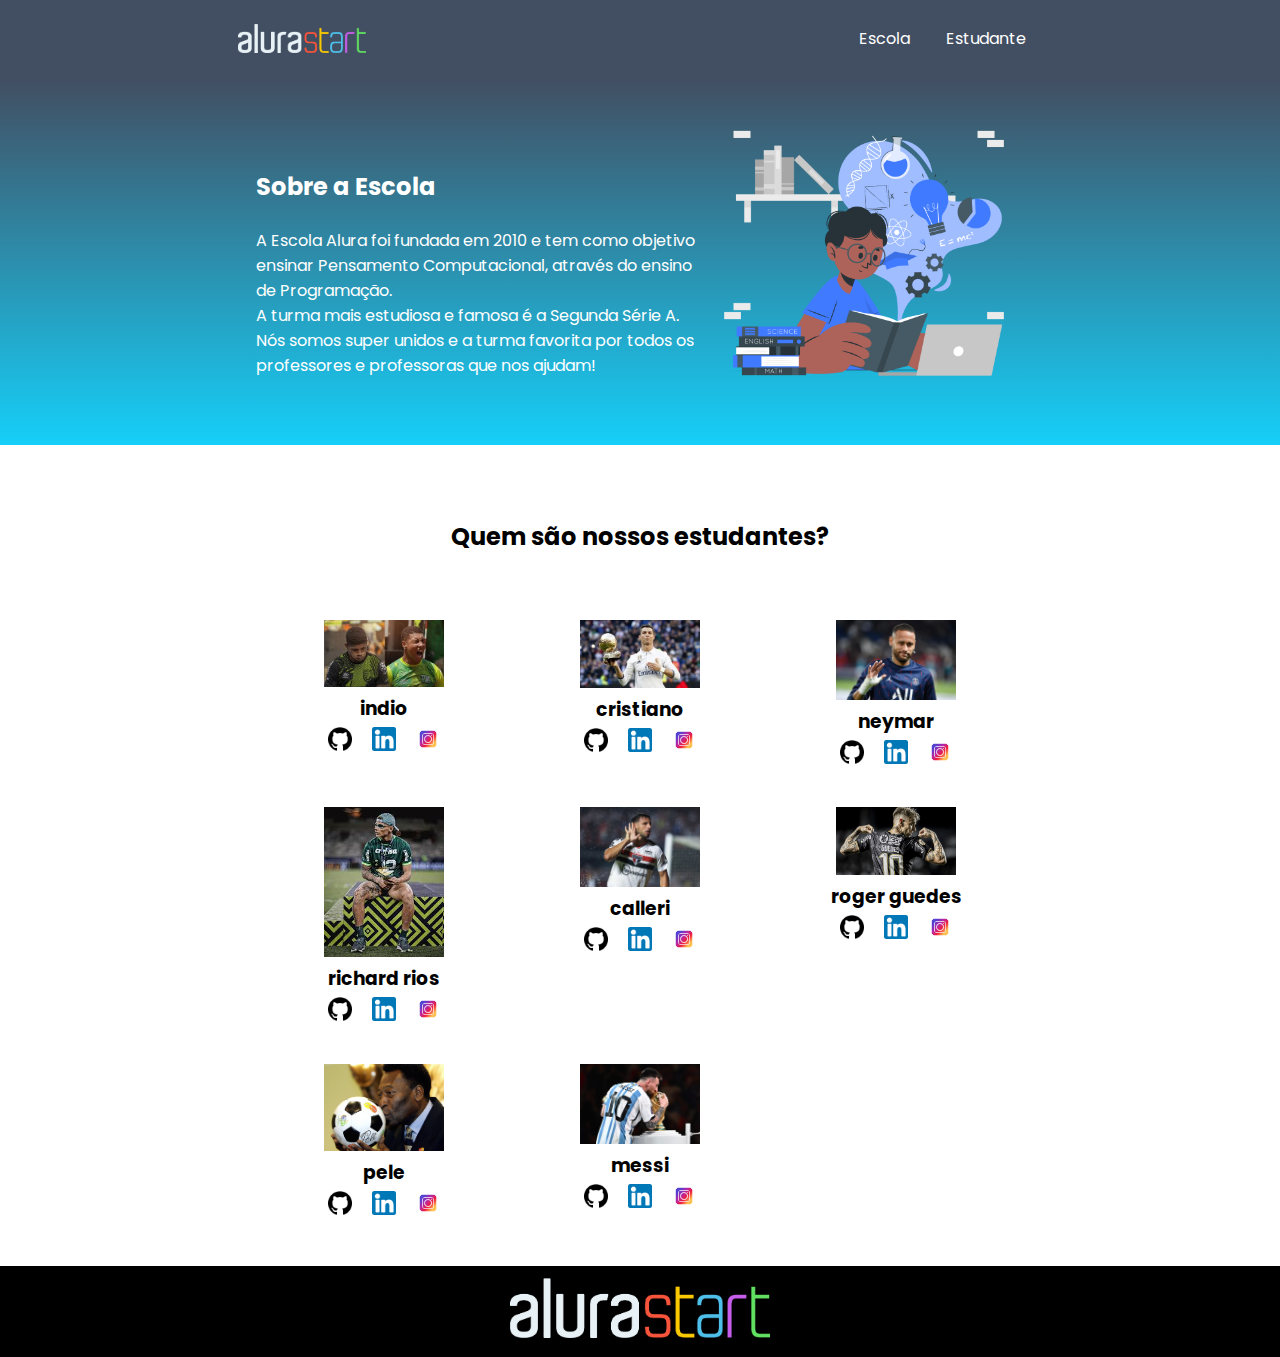
<file: index.html>
<!DOCTYPE html>
<html lang="en">
<head>
    <meta charset="UTF-8">
    <meta http-equiv="X-UA-Compatible" content="IE=edge">
    <meta name="viewport" content="width=device-width, initial-scale=1.0">
    <title>Equipe Alura Start</title>
    <link rel="stylesheet" href="style.css">
    <link rel="preconnect" href="https://fonts.googleapis.com">
    <link rel="preconnect" href="https://fonts.gstatic.com" crossorigin>
    <link href="https://fonts.googleapis.com/css2?family=Poppins&display=swap" rel="stylesheet">
</head>
<body>
    <header class="cabecalho">
        <img class="cabecalho-imagem" src="alurastart logo.png" alt="logo da alura start">
        <ul class="cabecalho-lista">
            <li class="cabecalho-lista-item">Escola</li>
            <li class="cabecalho-lista-item">Estudante</li>
        </ul>
    </header>
    <section class="escola">
        <div class="escola-div-conteudo">
            <h2 class="escola-titulo">Sobre a Escola</h2>
            <p class="escola-texto-um">A Escola Alura foi fundada em 2010 e tem como objetivo ensinar Pensamento Computacional, através do ensino de  Programação.</p>
            <p class="escola-texto-dois">A turma mais estudiosa e famosa é a Segunda Série A. Nós somos super unidos e a turma favorita por todos os professores e professoras que nos ajudam!</p>
        </div>
        <img class="escola-imagem" src="professor.png" alt="imagem que representa uma professora em sala de aula">
    </section>
    <section class="estudante">
        <h2 class="estudante-titulo">Quem são nossos estudantes?</h2>
        <div class="estudante-todos">
        <span></span>
        <div class="estudante-div">
            <img class="estudante-imagem" src="indio sacci" alt="foto do marcelo">
            <h3 class="estudante-nome">indio</h3>
            <a href="https://github.com/marcelopaludetto"><img class="estudante-icone" src="github.png" alt="icone github"></a>
            <a href="https://linkedin.com/marcelopaludetto"><img class="estudante-icone" src="linkedin.png" alt="icone linkedin"></a>
            <a href="https://instagram.com/marcelopaludetto"><img class="estudante-icone" src="instagram.png" alt="icone instagram"></a>
        </div>
        <div class="estudante-div">
            <img class="estudante-imagem" src="sacci ronaldo" alt="foto da gabi">
            <h3 class="estudante-nome">cristiano</h3>
            <a href="https://github.com/GabrielaM-L"><img class="estudante-icone" src="github.png" alt="icone github"></a>
            <a href="https://www.linkedin.com/in/gabriela-marcomini-de-lima/"><img class="estudante-icone" src="linkedin.png" alt="icone linkedin"></a>
            <a href="https://www.instagram.com/gabriela_marcomini/"><img class="estudante-icone" src="instagram.png" alt="icone instagram"></a>
        </div>
        <div class="estudante-div">
            <img class="estudante-imagem" src="neymar.webp" alt="foto da lizandra">
            <h3 class="estudante-nome">neymar</h3>
            <a href="https://github.com/LizandraDuarte40"><img class="estudante-icone" src="github.png" alt="icone github"></a>
            <a href="https://www.linkedin.com/in/lizandrarlm-duarte/"><img class="estudante-icone" src="linkedin.png" alt="icone linkedin"></a>
            <a href="https://www.instagram.com/lizandrarlm"><img class="estudante-icone" src="instagram.png" alt="icone instagram"></a>
        </div>
        <span></span>
        <span></span>
        <div class="estudante-div">
            <img class="estudante-imagem" src="richard.jpeg" alt="foto da joice">
            <h3 class="estudante-nome">richard rios</h3>
            <a href="https://github.com/JoiceAlura"><img class="estudante-icone" src="github.png" alt="icone github"></a>
            <a href="https://www.linkedin.com/in/joicebarbaresco/"><img class="estudante-icone" src="linkedin.png" alt="icone linkedin"></a>
            <a href="https://www.instagram.com/joicebarbaresco/"><img class="estudante-icone" src="instagram.png" alt="icone instagram"></a>
        </div>
        <div class="estudante-div">
            <img class="estudante-imagem" src="lindo.webp" alt="foto da maria">
            <h3 class="estudante-nome">calleri</h3>
            <a href="https://github.com/MagePSR"><img class="estudante-icone" src="github.png" alt="icone github"></a>
            <a href="https://www.linkedin.com/in/mariageovanna"><img class="estudante-icone" src="linkedin.png" alt="icone linkedin"></a>
            <a href="https://www.instagram.com/magpsr/"><img class="estudante-icone" src="instagram.png" alt="icone instagram"></a>
        </div>
        <div class="estudante-div">
            <img class="estudante-imagem" src="roger guedes.avif" alt="foto da olhe">
            <h3 class="estudante-nome">roger guedes</h3>
            <img class="estudante-icone" src="github.png" alt="icone github">
            <a href="https://www.linkedin.com/in/olhe/"><img class="estudante-icone" src="linkedin.png" alt="icone linkedin"></a>
            <a href="https://github.com/olhe12"><img class="estudante-icone" src="instagram.png" alt="icone instagram"></a>
        </div>
        <span></span>
        <span></span>
        <div class="estudante-div">
            <img class="estudante-imagem" src="pele.jpg" alt="foto da rafa">
            <h3 class="estudante-nome">pele</h3>
            <a href="https://github.com/rafaelamunhoz12"><img class="estudante-icone" src="github.png" alt="icone github"></a>
            <a href="http://linkedin.com/in/rafaela-felix-munhoz-oliveira-02160a10a"><img class="estudante-icone" src="linkedin.png" alt="icone linkedin"></a>
            <a href="https://www.instagram.com/rafafmo/"><img class="estudante-icone" src="instagram.png" alt="icone instagram"></a>
        </div>
        <div class="estudante-div">
            <img class="estudante-imagem" src="messi.jpg" alt="foto da thais">
            <h3 class="estudante-nome">messi</h3>
            <a href="https://github.com/Thaispianucci"><img class="estudante-icone" src="github.png" alt="icone github"></a>
            <a href="https://www.linkedin.com/in/thais-pianucci-benedicto-54a9a416/"><img class="estudante-icone" src="linkedin.png" alt="icone linkedin"></a>
            <a href="https://www.instagram.com/thaispianucci/"><img class="estudante-icone" src="instagram.png" alt="icone instagram"></a>
        </div>

    </div>
    </section>
    <footer class="rodape">
        <img class="rodape-imagem"src="alurastart logo.png" alt="logo da alura start">
    </footer>
</body>
</html>
</file>
<file: style.css>
*{
  margin: 0;
  padding: 0;
}
body {
  font-family: 'Poppins', sans-serif;
}
.cabecalho {
  background-color: #424E61;
  color: white;
  display: flex;
  justify-content: space-around;
  align-items: center;
  padding: 24px 0;
}

.cabecalho-imagem{
  width: 10%;
}

.cabecalho-lista-item{
  display: inline-block;
  margin: 0 16px;
  font-size: 16px;
}

.escola-imagem{
  width: 25%;
}

.escola{
  background-image: linear-gradient(#424E61,#16CFF8);
  color:white;
  display: flex;
  justify-content: center;
  align-items: center;
  padding: 24px 0;
}

.escola-div-conteudo{
  width: 35%;
}


.escola-titulo{
  padding: 24px 0;
}

.estudante{
  padding: 24px 0;
}
.estudante-imagem{
  width: 120px;
}

.estudante-icone{
  width: 24px;
  padding: 4px 8px;
}

.estudante-div{
  text-align: center;
  padding: 16px 0;
}

.estudante-titulo{
  text-align: center;
  padding: 50px 0;
}

.estudante-todos{
  display: grid;
  grid-template-columns: 20% 20% 20% 20% 20%;
}

.rodape{
  background-color: black;
  text-align: center;
}

.rodape-imagem{
  height: 60px;
  padding: 12px 0;
 
}
</file>
